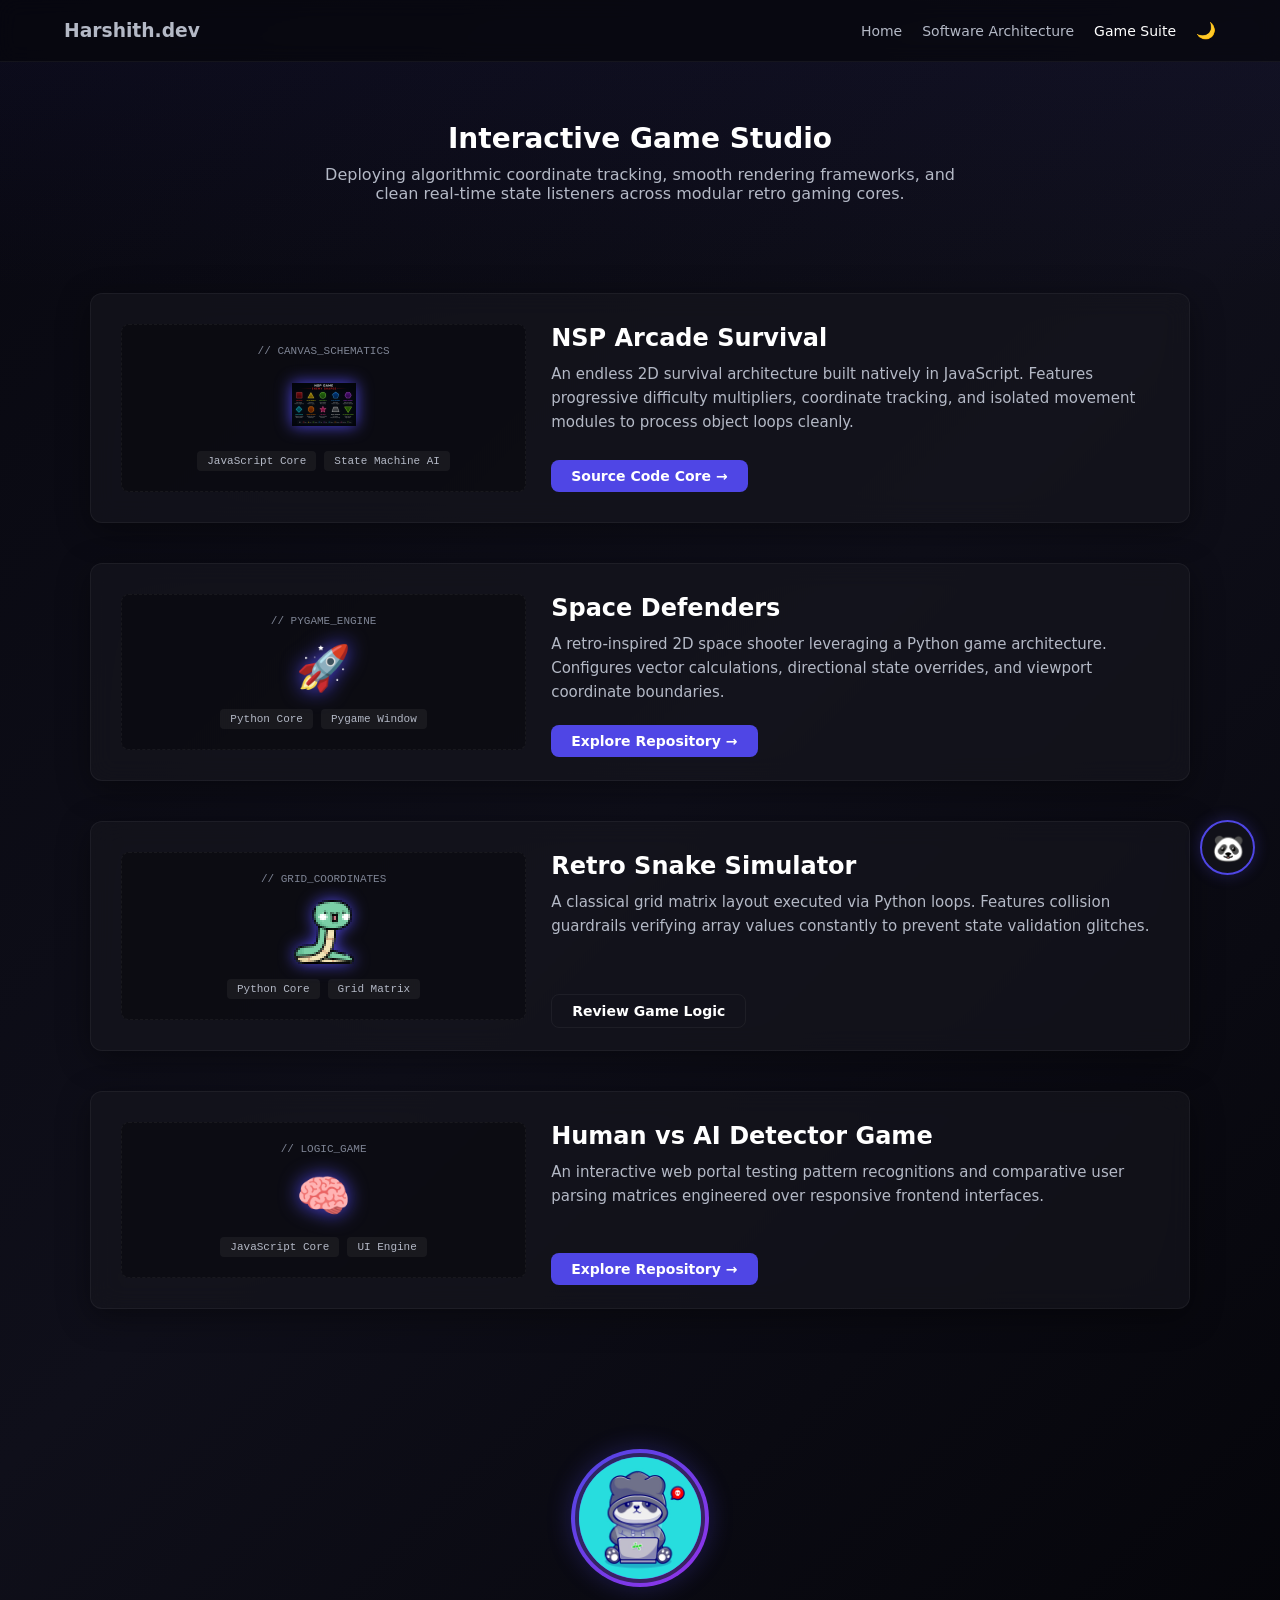
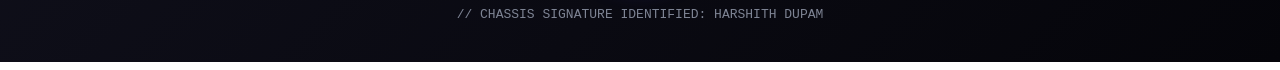
<file: games.html>
<!DOCTYPE html>
<html lang="en">
<head>
    <meta charset="UTF-8">
    <meta name="viewport" content="width=device-width, initial-scale=1.0">
    <title>Harshith Dupam | Game Development Suite</title>
    <link rel="stylesheet" href="style.css">
    <style>
        .arcade-hero {
            text-align: center;
            padding: 60px 10%;
            background: linear-gradient(180deg, rgba(79, 70, 229, 0.05) 0%, transparent 100%);
        }
        .game-showcase-card {
            display: grid;
            grid-template-columns: 1fr;
            gap: 25px;
            padding: 30px;
            margin-bottom: 40px;
        }
        @media (min-width: 768px) {
            .game-showcase-card { grid-template-columns: 1.2fr 1.8fr; }
        }
        .asset-preview-box {
            background: rgba(0, 0, 0, 0.3);
            border: 1px dashed var(--glass-border);
            border-radius: 8px;
            display: flex;
            flex-direction: column;
            align-items: center;
            justify-content: center;
            padding: 20px;
            gap: 15px;
        }
        .asset-thumbnail {
            image-rendering: pixelated;
            filter: drop-shadow(0 0 8px var(--accent-blue));
            transition: transform 0.3s ease;
        }
        .game-showcase-card:hover .asset-thumbnail {
            transform: scale(1.08);
        }
    </style>
</head>
<body>

    <div id="scroll-progress"></div>

    <header class="navbar">
        <h3 class="logo">Harshith.dev</h3>
        <nav class="nav-links">
            <a href="index.html">Home</a>
            <a href="projects.html">Software Architecture</a>
            <a href="games.html" class="active">Game Suite</a>
            <button id="theme-toggle" class="toggle-btn">🌙</button>
        </nav>
    </header>

    <section class="arcade-hero">
        <h1 class="section-title" style="margin-bottom: 10px;">Interactive Game Studio</h1>
        <p style="max-width: 650px; margin: 0 auto 30px auto;">
            Deploying algorithmic coordinate tracking, smooth rendering frameworks, and clean real-time state listeners across modular retro gaming cores.
        </p>
    </section>

    <section class="projects" style="padding-top: 0;">
        <div class="container" style="max-width: 1100px; margin: 0 auto;">
            
            <!-- Game Node: NSP Game Core -->
            <div class="glass-card game-showcase-card">
                <div class="asset-preview-box">
                    <div style="font-size: 11px; color: var(--text-muted); font-family: monospace;">// CANVAS_SCHEMATICS</div>
                    <div style="display: flex; gap: 10px; align-items: center; justify-content: center;">
                        <img src="monster.png" alt="Enemy Engine Sprite" class="asset-thumbnail" style="width: 64px; height: 64px; object-fit: contain;">
                    </div>
                    <div class="project-tags" style="margin: 0; justify-content: center;">
                        <span>JavaScript Core</span>
                        <span>State Machine AI</span>
                    </div>
                </div>
                <div style="display: flex; flex-direction: column; justify-content: space-between;">
                    <div>
                        <h2 style="color: var(--text-primary); margin-bottom: 10px;">NSP Arcade Survival</h2>
                        <p style="margin-bottom: 15px; font-size: 15px; line-height: 1.6;">
                            An endless 2D survival architecture built natively in JavaScript. Features progressive difficulty multipliers, coordinate tracking, and isolated movement modules to process object loops cleanly.
                        </p>
                    </div>
                    <div style="display: flex; gap: 15px; align-items: center; flex-wrap: wrap;">
                        <a href="https://github.com/HarshDev10218/NSP-Game" target="_blank" class="btn-primary" style="padding: 8px 20px; font-size: 14px; text-decoration: none;">Source Code Core &rarr;</a>
                    </div>
                </div>
            </div>

            <!-- Game Node: Space Defenders Pygame -->
            <div class="glass-card game-showcase-card">
                <div class="asset-preview-box">
                    <div style="font-size: 11px; color: var(--text-muted); font-family: monospace;">// PYGAME_ENGINE</div>
                    <div style="font-size: 44px; filter: drop-shadow(0 0 10px var(--accent-blue)); animation: pandaFloat 3s ease-in-out infinite;">🚀</div>
                    <div class="project-tags" style="margin: 0; justify-content: center;">
                        <span>Python Core</span>
                        <span>Pygame Window</span>
                    </div>
                </div>
                <div style="display: flex; flex-direction: column; justify-content: space-between;">
                    <div>
                        <h2 style="color: var(--text-primary); margin-bottom: 10px;">Space Defenders</h2>
                        <p style="margin-bottom: 15px; font-size: 15px; line-height: 1.6;">
                            A retro-inspired 2D space shooter leveraging a Python game architecture. Configures vector calculations, directional state overrides, and viewport coordinate boundaries.
                        </p>
                    </div>
                    <div>
                        <a href="https://github.com/HarshDev10218/Space-defenders-pygame" target="_blank" class="btn-primary" style="padding: 8px 20px; font-size: 14px; text-decoration: none;">Explore Repository &rarr;</a>
                    </div>
                </div>
            </div>

            <!-- Game Node: Retro Snake Simulator -->
            <div class="glass-card game-showcase-card">
                <div class="asset-preview-box">
                    <div style="font-size: 11px; color: var(--text-muted); font-family: monospace;">// GRID_COORDINATES</div>
                    <img src="snake.png" alt="Snake" class="asset-thumbnail" style="width: 64px; height: 64px; object-fit: contain;">
                    <div class="project-tags" style="margin: 0; justify-content: center;">
                        <span>Python Core</span>
                        <span>Grid Matrix</span>
                    </div>
                </div>
                <div style="display: flex; flex-direction: column; justify-content: space-between;">
                    <div>
                        <h2 style="color: var(--text-primary); margin-bottom: 10px;">Retro Snake Simulator</h2>
                        <p style="margin-bottom: 15px; font-size: 15px; line-height: 1.6;">
                            A classical grid matrix layout executed via Python loops. Features collision guardrails verifying array values constantly to prevent state validation glitches.
                        </p>
                    </div>
                    <div>
                        <a href="https://github.com/HarshDev10218/SnakeGame-pygame" target="_blank" class="btn-secondary" style="padding: 8px 20px; font-size: 14px; text-decoration: none;">Review Game Logic</a>
                    </div>
                </div>
            </div>

            <!-- Game Node: Human-vs-AI-Detector-Game -->
            <div class="glass-card game-showcase-card">
                <div class="asset-preview-box">
                    <div style="font-size: 11px; color: var(--text-muted); font-family: monospace;">// LOGIC_GAME</div>
                    <div style="font-size: 44px; filter: drop-shadow(0 0 10px var(--accent-blue));">🧠</div>
                    <div class="project-tags" style="margin: 0; justify-content: center;">
                        <span>JavaScript Core</span>
                        <span>UI Engine</span>
                    </div>
                </div>
                <div style="display: flex; flex-direction: column; justify-content: space-between;">
                    <div>
                        <h2 style="color: var(--text-primary); margin-bottom: 10px;">Human vs AI Detector Game</h2>
                        <p style="margin-bottom: 15px; font-size: 15px; line-height: 1.6;">
                            An interactive web portal testing pattern recognitions and comparative user parsing matrices engineered over responsive frontend interfaces.
                        </p>
                    </div>
                    <div>
                        <a href="https://github.com/HarshDev10218/Human-vs-AI-Detector-Game" target="_blank" class="btn-primary" style="padding: 8px 20px; font-size: 14px; text-decoration: none;">Explore Repository &rarr;</a>
                    </div>
                </div>
            </div>

        </div>
    </section>

    <section class="contact" style="padding: 40px 10%; text-align: center; display: flex; flex-direction: column; align-items: center; justify-content: center;">
        <div class="animated-avatar-wrapper">
            <img src="Panda.jpg" alt="Panda Developer" class="cyber-avatar">
        </div>
        <p style="font-size: 13px; font-family: monospace; color: var(--text-muted); margin-top: 20px;">// CHASSIS SIGNATURE IDENTIFIED: HARSHITH DUPAM</p>
    </section>

    <div class="panda-assistant-container">
        <div class="panda-speech-bubble" id="panda-bubble">
            // CORE_UPLINK_ESTABLISHED
        </div>
        <div class="panda-avatar-trigger" id="panda-avatar" title="Click to ping system assistant">
            🐼
        </div>
    </div>

    <script>
        document.addEventListener("DOMContentLoaded", () => {
            const pandaBubble = document.getElementById("panda-bubble");
            const pandaAvatar = document.getElementById("panda-avatar");

            const pandaQuotes = [
                ">> System status: Nominal. Python algorithms running smooth.",
                ">> Framework check: CBIT 10.0 CGPA layer fully compiled.",
                ">> N//S//P survival vectors initialized. Clear to engage.",
                ">> Checking repository structures... 32 core loops loaded.",
                ">> Space Defenders physics metrics rendering via Pygame scripts.",
                ">> Checking coordinate paths inside the grid matrix."
            ];

            let quoteTimeout;

            function triggerPandaSpeech() {
                clearTimeout(quoteTimeout);
                const randomQuote = pandaQuotes[Math.floor(Math.random() * pandaQuotes.length)];
                pandaBubble.textContent = randomQuote;
                pandaBubble.classList.add("active");

                quoteTimeout = setTimeout(() => {
                    pandaBubble.classList.remove("active");
                }, 4500);
            }

            if (pandaAvatar && pandaBubble) {
                pandaAvatar.addEventListener("click", triggerPandaSpeech);
                setTimeout(() => {
                    pandaBubble.textContent = ">> Uplink complete. Welcome to Harshith's arcade environment.";
                    pandaBubble.classList.add("active");
                    setTimeout(() => pandaBubble.classList.remove("active"), 4000);
                }, 2500);
            }

            const themeToggle = document.getElementById("theme-toggle");
            if (themeToggle) {
                themeToggle.addEventListener("click", () => {
                    document.body.classList.toggle("light-mode");
                    themeToggle.textContent = document.body.classList.contains("light-mode") ? "☀️" : "🌙";
                });
            }
        });

        window.addEventListener("scroll", () => {
            const winScroll = document.body.scrollTop || document.documentElement.scrollTop;
            const height = document.documentElement.scrollHeight - document.documentElement.clientHeight;
            const scrolled = (winScroll / height) * 100;
            const progressBar = document.getElementById("scroll-progress");
            if (progressBar) progressBar.style.width = scrolled + "%";
        });
    </script>
</body>
</html>
</file>
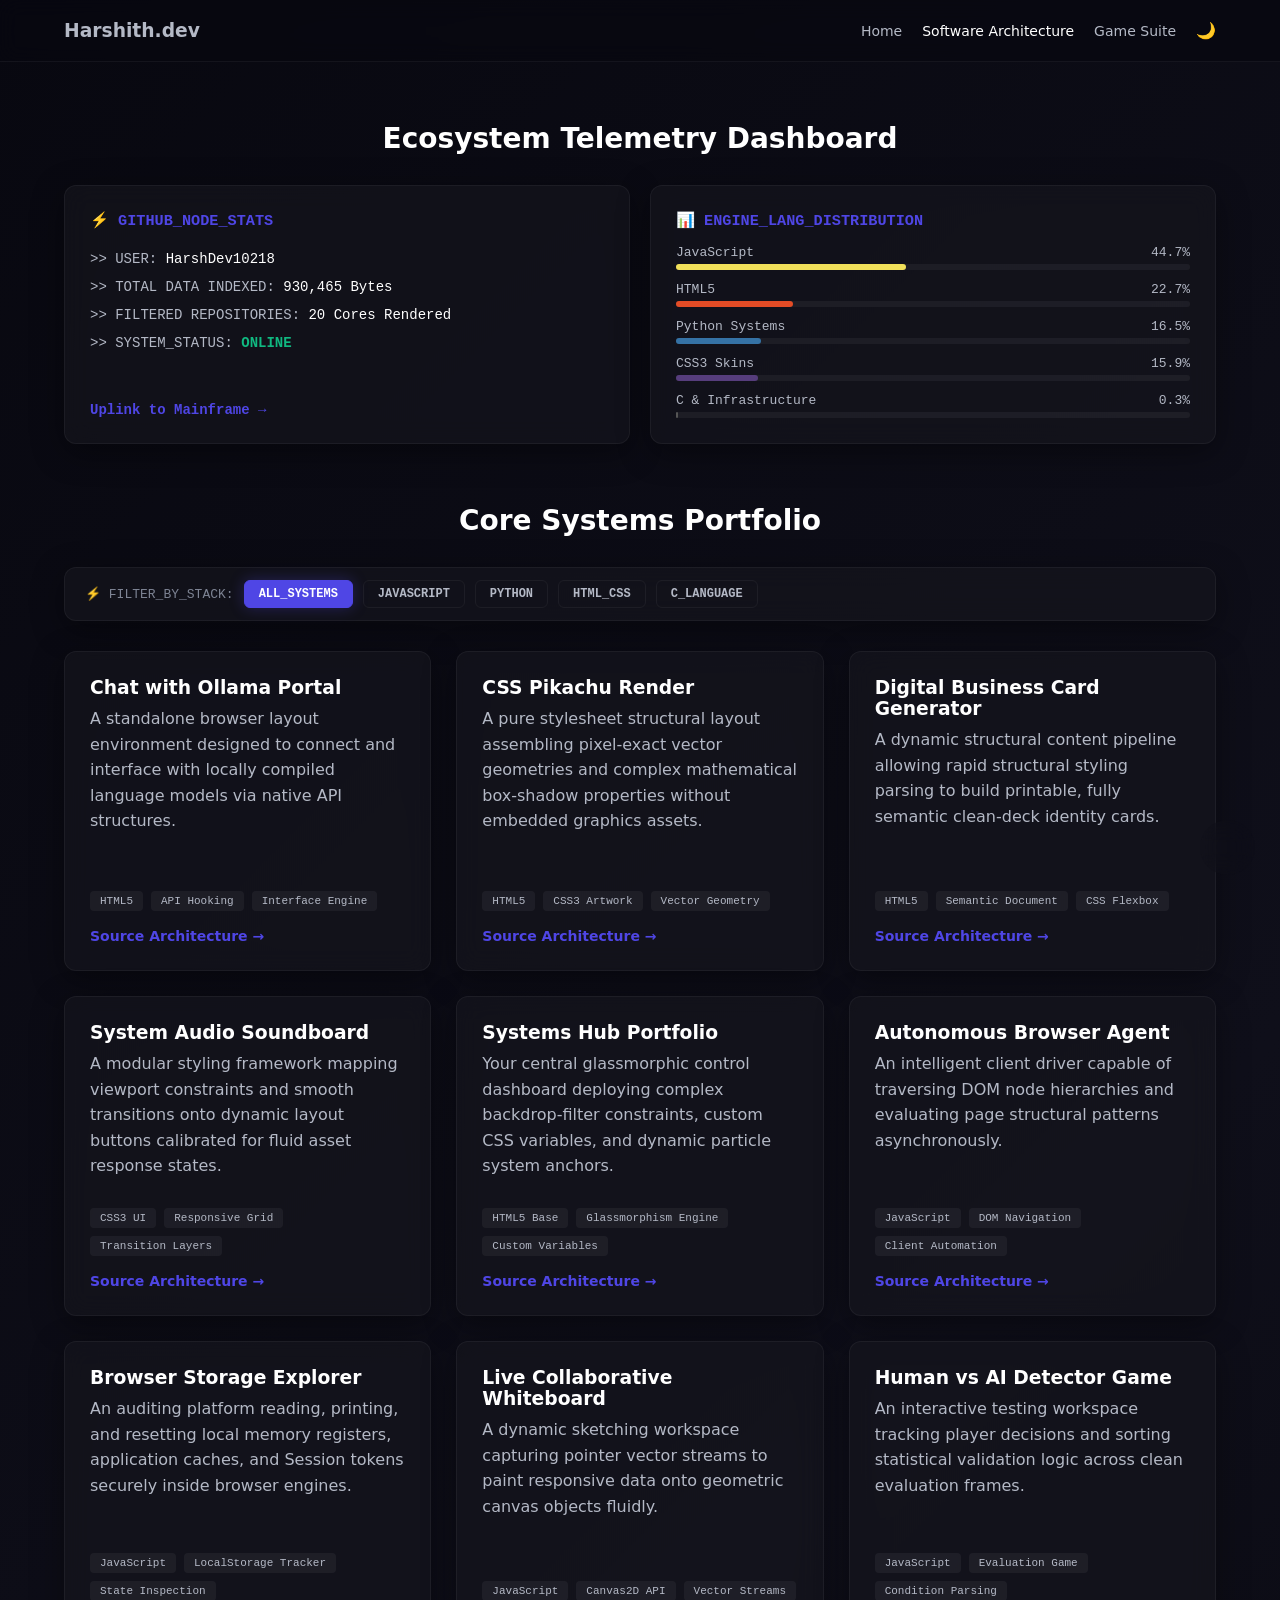
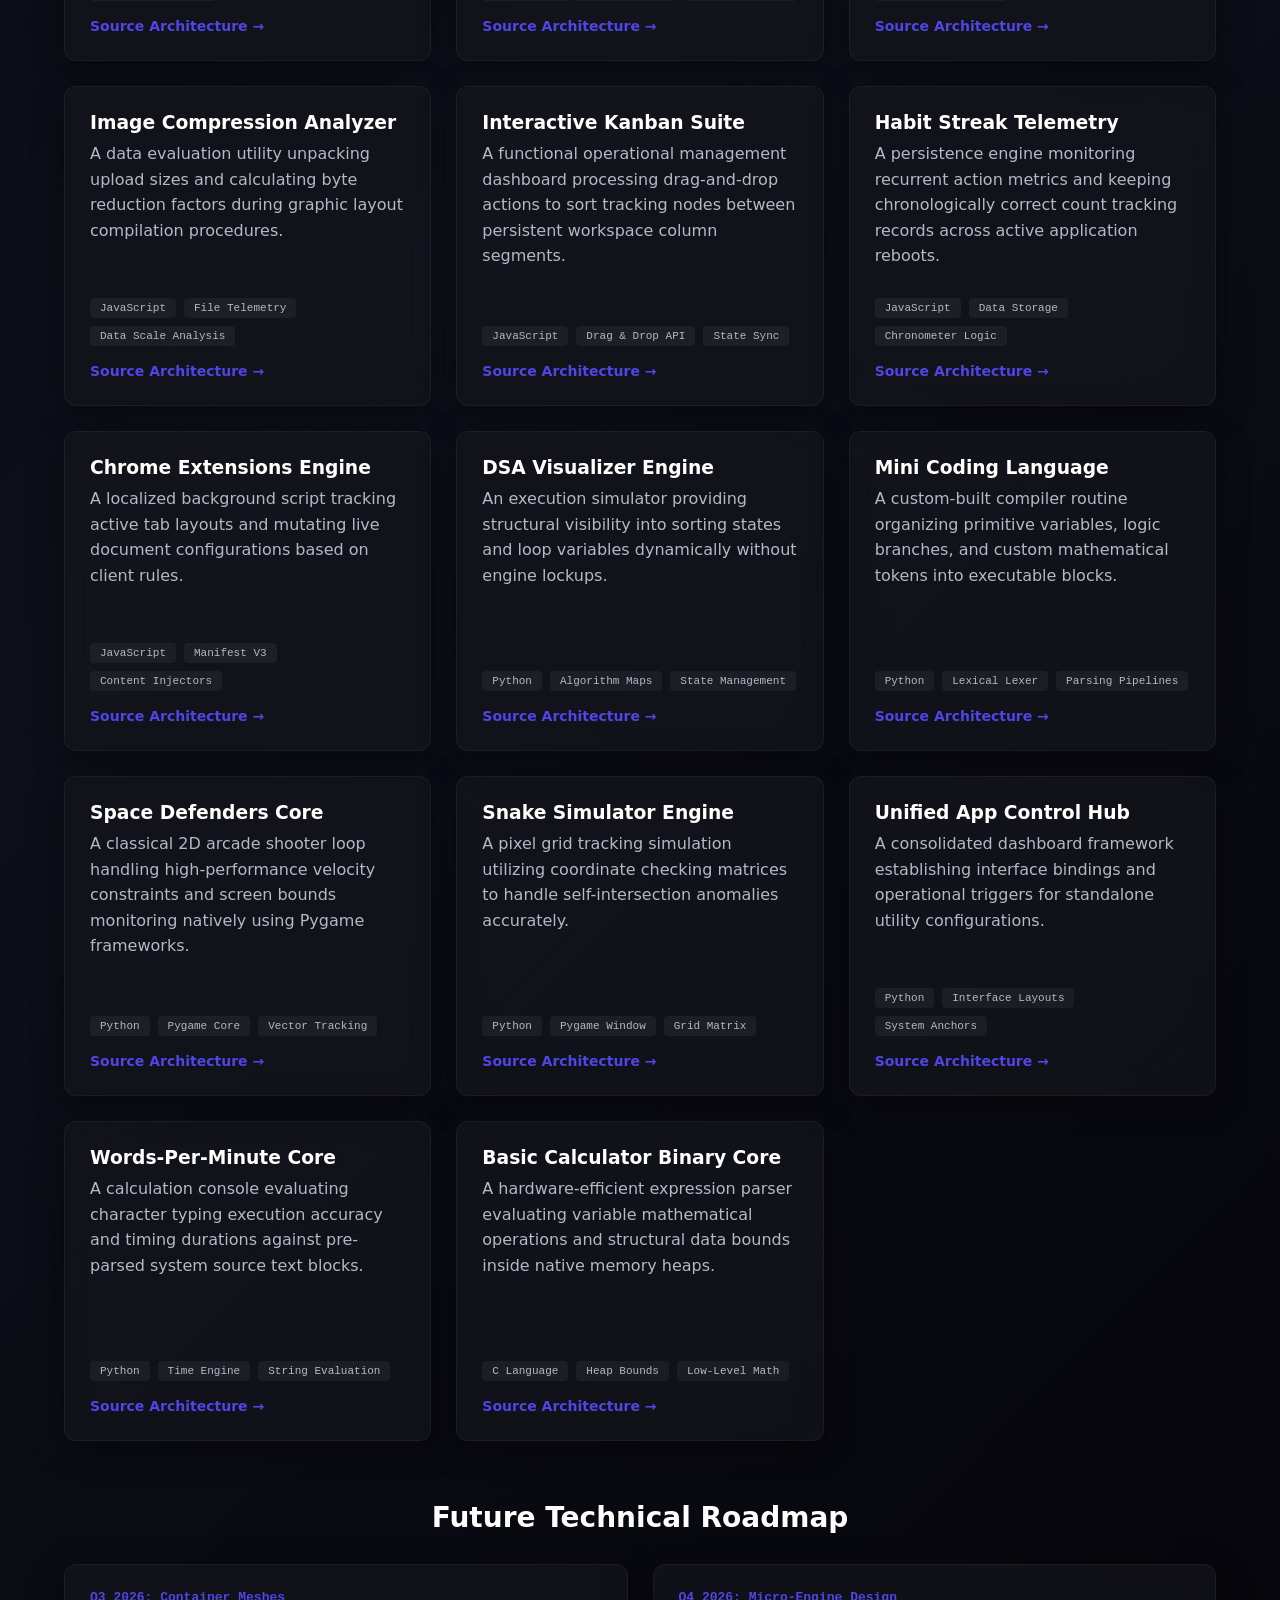
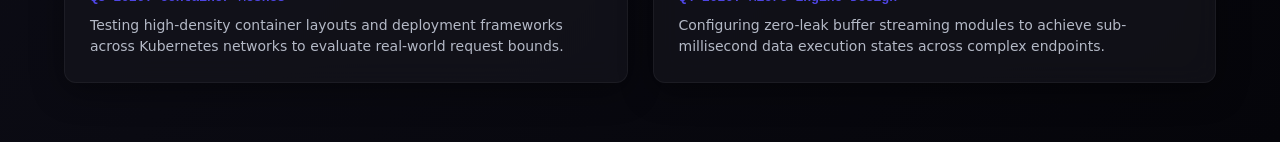
<file: projects.html>
<!DOCTYPE html>
<html lang="en">
<head>
    <meta charset="UTF-8">
    <meta name="viewport" content="width=device-width, initial-scale=1.0">
    <title>Harshith Dupam | Software Hub</title>
    <link rel="stylesheet" href="style.css">
</head>
<body>

    <div id="scroll-progress"></div>

    <header class="navbar">
        <h3 class="logo">Harshith.dev</h3>
        <nav class="nav-links">
            <a href="index.html">Home</a>
            <a href="projects.html" class="active">Software Architecture</a>
            <a href="games.html">Game Suite</a>
            <button id="theme-toggle" class="toggle-btn">🌙</button>
        </nav>
    </header>

    <!-- 📊 LIVE REPOSITORY TELEMETRY DASHBOARD -->
    <section class="projects">
        <h2 class="section-title">Ecosystem Telemetry Dashboard</h2>
        <div class="projects-grid" style="grid-template-columns: repeat(auto-fit, minmax(300px, 1fr)); gap: 20px;">
            
            <!-- Repository Core Framework Stats -->
            <div class="glass-card" style="padding: 25px; font-family: monospace; display: flex; flex-direction: column; justify-content: space-between;">
                <div>
                    <h3 style="color: var(--accent-blue); margin-bottom: 15px;">⚡ GITHUB_NODE_STATS</h3>
                    <ul style="list-style: none; line-height: 2; font-size: 14px;">
                        <li>>> USER: <span style="color: var(--text-primary);">HarshDev10218</span></li>
                        <li>>> TOTAL DATA INDEXED: <span style="color: var(--text-primary);">930,465 Bytes</span></li>
                        <li>>> FILTERED REPOSITORIES: <span style="color: var(--text-primary);">20 Cores Rendered</span></li>
                        <li>>> SYSTEM_STATUS: <span style="color: #10b981; font-weight: bold;">ONLINE</span></li>
                    </ul>
                </div>
                <a href="https://github.com/HarshDev10218" target="_blank" class="project-link" style="margin-top: 15px;">Uplink to Mainframe &rarr;</a>
            </div>

            <!-- Language Allocation Distribution Metrics -->
            <div class="glass-card" style="padding: 25px; font-family: monospace;">
                <h3 style="color: var(--accent-blue); margin-bottom: 15px;">📊 ENGINE_LANG_DISTRIBUTION</h3>
                <div style="display: flex; flex-direction: column; gap: 12px; font-size: 13px;">
                    <div>
                        <div style="display: flex; justify-content: space-between; margin-bottom: 4px;"><span>JavaScript</span><span>44.7%</span></div>
                        <div style="width: 100%; height: 6px; background: rgba(255,255,255,0.05); border-radius: 3px;">
                            <div style="width: 44.7%; height: 100%; background: #f1e05a; border-radius: 3px;"></div>
                        </div>
                    </div>
                    <div>
                        <div style="display: flex; justify-content: space-between; margin-bottom: 4px;"><span>HTML5</span><span>22.7%</span></div>
                        <div style="width: 100%; height: 6px; background: rgba(255,255,255,0.05); border-radius: 3px;">
                            <div style="width: 22.7%; height: 100%; background: #e34c26; border-radius: 3px;"></div>
                        </div>
                    </div>
                    <div>
                        <div style="display: flex; justify-content: space-between; margin-bottom: 4px;"><span>Python Systems</span><span>16.5%</span></div>
                        <div style="width: 100%; height: 6px; background: rgba(255,255,255,0.05); border-radius: 3px;">
                            <div style="width: 16.5%; height: 100%; background: #3572A5; border-radius: 3px;"></div>
                        </div>
                    </div>
                    <div>
                        <div style="display: flex; justify-content: space-between; margin-bottom: 4px;"><span>CSS3 Skins</span><span>15.9%</span></div>
                        <div style="width: 100%; height: 6px; background: rgba(255,255,255,0.05); border-radius: 3px;">
                            <div style="width: 15.9%; height: 100%; background: #563d7c; border-radius: 3px;"></div>
                        </div>
                    </div>
                    <div>
                        <div style="display: flex; justify-content: space-between; margin-bottom: 4px;"><span>C & Infrastructure</span><span>0.3%</span></div>
                        <div style="width: 100%; height: 6px; background: rgba(255,255,255,0.05); border-radius: 3px;">
                            <div style="width: 0.3%; height: 100%; background: #555555; border-radius: 3px;"></div>
                        </div>
                    </div>
                </div>
            </div>

        </div>
    </section>

    <!-- 🎯 SYSTEM INTERACTIVE PROJECTS LAYER -->
    <section class="projects" style="padding-top: 0;">
        <h2 class="section-title">Core Systems Portfolio</h2>
        
        <!-- Aligned Filter Deck Controls -->
        <div class="filter-container glass-card" style="padding: 12px 20px; margin-bottom: 30px; display: flex; flex-wrap: wrap; gap: 10px; align-items: center;">
            <span style="font-family: monospace; font-size: 13px; color: var(--text-muted); font-family: monospace;">⚡ FILTER_BY_STACK:</span>
            <button class="filter-btn active" data-filter="all">ALL_SYSTEMS</button>
            <button class="filter-btn" data-filter="javascript">JAVASCRIPT</button>
            <button class="filter-btn" data-filter="python">PYTHON</button>
            <button class="filter-btn" data-filter="html-css">HTML_CSS</button>
            <button class="filter-btn" data-filter="c-language">C_LANGUAGE</button>
        </div>

        <!-- Portfolio Execution Grid (20 Verified Repositories) -->
        <div class="projects-grid" id="portfolio-grid">
            
            <!-- 1. Chatwithollama -->
            <div class="project-card glass-card" data-tags="html-css">
                <div>
                    <h3 style="color: var(--text-primary);">Chat with Ollama Portal</h3>
                    <p style="line-height: 1.6; margin-top: 8px;">A standalone browser layout environment designed to connect and interface with locally compiled language models via native API structures.</p>
                </div>
                <div>
                    <div class="project-tags">
                        <span>HTML5</span>
                        <span>API Hooking</span>
                        <span>Interface Engine</span>
                    </div>
                    <a href="https://github.com/HarshDev10218/Chatwithollama" target="_blank" class="project-link">Source Architecture &rarr;</a>
                </div>
            </div>

            <!-- 2. CSS-PIKACHU -->
            <div class="project-card glass-card" data-tags="html-css">
                <div>
                    <h3 style="color: var(--text-primary);">CSS Pikachu Render</h3>
                    <p style="line-height: 1.6; margin-top: 8px;">A pure stylesheet structural layout assembling pixel-exact vector geometries and complex mathematical box-shadow properties without embedded graphics assets.</p>
                </div>
                <div>
                    <div class="project-tags">
                        <span>HTML5</span>
                        <span>CSS3 Artwork</span>
                        <span>Vector Geometry</span>
                    </div>
                    <a href="https://github.com/HarshDev10218/CSS-PIKACHU" target="_blank" class="project-link">Source Architecture &rarr;</a>
                </div>
            </div>

            <!-- 3. Digital-Business-Card-Generator -->
            <div class="project-card glass-card" data-tags="html-css">
                <div>
                    <h3 style="color: var(--text-primary);">Digital Business Card Generator</h3>
                    <p style="line-height: 1.6; margin-top: 8px;">A dynamic structural content pipeline allowing rapid structural styling parsing to build printable, fully semantic clean-deck identity cards.</p>
                </div>
                <div>
                    <div class="project-tags">
                        <span>HTML5</span>
                        <span>Semantic Document</span>
                        <span>CSS Flexbox</span>
                    </div>
                    <a href="https://github.com/HarshDev10218/Digital-Business-Card-Generator" target="_blank" class="project-link">Source Architecture &rarr;</a>
                </div>
            </div>

            <!-- 4. Soundboard -->
            <div class="project-card glass-card" data-tags="html-css">
                <div>
                    <h3 style="color: var(--text-primary);">System Audio Soundboard</h3>
                    <p style="line-height: 1.6; margin-top: 8px;">A modular styling framework mapping viewport constraints and smooth transitions onto dynamic layout buttons calibrated for fluid asset response states.</p>
                </div>
                <div>
                    <div class="project-tags">
                        <span>CSS3 UI</span>
                        <span>Responsive Grid</span>
                        <span>Transition Layers</span>
                    </div>
                    <a href="https://github.com/HarshDev10218/Soundboard" target="_blank" class="project-link">Source Architecture &rarr;</a>
                </div>
            </div>

            <!-- 5. portfolio -->
            <div class="project-card glass-card" data-tags="html-css">
                <div>
                    <h3 style="color: var(--text-primary);">Systems Hub Portfolio</h3>
                    <p style="line-height: 1.6; margin-top: 8px;">Your central glassmorphic control dashboard deploying complex backdrop-filter constraints, custom CSS variables, and dynamic particle system anchors.</p>
                </div>
                <div>
                    <div class="project-tags">
                        <span>HTML5 Base</span>
                        <span>Glassmorphism Engine</span>
                        <span>Custom Variables</span>
                    </div>
                    <a href="https://github.com/HarshDev10218/portfolio" target="_blank" class="project-link">Source Architecture &rarr;</a>
                </div>
            </div>

            <!-- 6. Autonomous-Browser-Agent -->
            <div class="project-card glass-card" data-tags="javascript">
                <div>
                    <h3 style="color: var(--text-primary);">Autonomous Browser Agent</h3>
                    <p style="line-height: 1.6; margin-top: 8px;">An intelligent client driver capable of traversing DOM node hierarchies and evaluating page structural patterns asynchronously.</p>
                </div>
                <div>
                    <div class="project-tags">
                        <span>JavaScript</span>
                        <span>DOM Navigation</span>
                        <span>Client Automation</span>
                    </div>
                    <a href="https://github.com/HarshDev10218/Autonomous-Browser-Agent" target="_blank" class="project-link">Source Architecture &rarr;</a>
                </div>
            </div>

            <!-- 7. Browser-Storage-Explorer -->
            <div class="project-card glass-card" data-tags="javascript">
                <div>
                    <h3 style="color: var(--text-primary);">Browser Storage Explorer</h3>
                    <p style="line-height: 1.6; margin-top: 8px;">An auditing platform reading, printing, and resetting local memory registers, application caches, and Session tokens securely inside browser engines.</p>
                </div>
                <div>
                    <div class="project-tags">
                        <span>JavaScript</span>
                        <span>LocalStorage Tracker</span>
                        <span>State Inspection</span>
                    </div>
                    <a href="https://github.com/HarshDev10218/Browser-Storage-Explorer" target="_blank" class="project-link">Source Architecture &rarr;</a>
                </div>
            </div>

            <!-- 8. Live-Collaborative-White-Board -->
            <div class="project-card glass-card" data-tags="javascript">
                <div>
                    <h3 style="color: var(--text-primary);">Live Collaborative Whiteboard</h3>
                    <p style="line-height: 1.6; margin-top: 8px;">A dynamic sketching workspace capturing pointer vector streams to paint responsive data onto geometric canvas objects fluidly.</p>
                </div>
                <div>
                    <div class="project-tags">
                        <span>JavaScript</span>
                        <span>Canvas2D API</span>
                        <span>Vector Streams</span>
                    </div>
                    <a href="https://github.com/HarshDev10218/Live-Collaborative-White-Board" target="_blank" class="project-link">Source Architecture &rarr;</a>
                </div>
            </div>

            <!-- 9. Human-vs-AI-Detector-Game -->
            <div class="project-card glass-card" data-tags="javascript">
                <div>
                    <h3 style="color: var(--text-primary);">Human vs AI Detector Game</h3>
                    <p style="line-height: 1.6; margin-top: 8px;">An interactive testing workspace tracking player decisions and sorting statistical validation logic across clean evaluation frames.</p>
                </div>
                <div>
                    <div class="project-tags">
                        <span>JavaScript</span>
                        <span>Evaluation Game</span>
                        <span>Condition Parsing</span>
                    </div>
                    <a href="https://github.com/HarshDev10218/Human-vs-AI-Detector-Game" target="_blank" class="project-link">Source Architecture &rarr;</a>
                </div>
            </div>

            <!-- 10. Image-Compression-Analyzer -->
            <div class="project-card glass-card" data-tags="javascript">
                <div>
                    <h3 style="color: var(--text-primary);">Image Compression Analyzer</h3>
                    <p style="line-height: 1.6; margin-top: 8px;">A data evaluation utility unpacking upload sizes and calculating byte reduction factors during graphic layout compilation procedures.</p>
                </div>
                <div>
                    <div class="project-tags">
                        <span>JavaScript</span>
                        <span>File Telemetry</span>
                        <span>Data Scale Analysis</span>
                    </div>
                    <a href="https://github.com/HarshDev10218/Image-Compression-Analyzer" target="_blank" class="project-link">Source Architecture &rarr;</a>
                </div>
            </div>

            <!-- 11. Kanban-Board -->
            <div class="project-card glass-card" data-tags="javascript">
                <div>
                    <h3 style="color: var(--text-primary);">Interactive Kanban Suite</h3>
                    <p style="line-height: 1.6; margin-top: 8px;">A functional operational management dashboard processing drag-and-drop actions to sort tracking nodes between persistent workspace column segments.</p>
                </div>
                <div>
                    <div class="project-tags">
                        <span>JavaScript</span>
                        <span>Drag & Drop API</span>
                        <span>State Sync</span>
                    </div>
                    <a href="https://github.com/HarshDev10218/Kanban-Board" target="_blank" class="project-link">Source Architecture &rarr;</a>
                </div>
            </div>

            <!-- 12. Habit-Streak-Tracker -->
            <div class="project-card glass-card" data-tags="javascript">
                <div>
                    <h3 style="color: var(--text-primary);">Habit Streak Telemetry</h3>
                    <p style="line-height: 1.6; margin-top: 8px;">A persistence engine monitoring recurrent action metrics and keeping chronologically correct count tracking records across active application reboots.</p>
                </div>
                <div>
                    <div class="project-tags">
                        <span>JavaScript</span>
                        <span>Data Storage</span>
                        <span>Chronometer Logic</span>
                    </div>
                    <a href="https://github.com/HarshDev10218/Habit-Streak-Tracker" target="_blank" class="project-link">Source Architecture &rarr;</a>
                </div>
            </div>

            <!-- 13. My_First_Chrome_Extension -->
            <div class="project-card glass-card" data-tags="javascript">
                <div>
                    <h3 style="color: var(--text-primary);">Chrome Extensions Engine</h3>
                    <p style="line-height: 1.6; margin-top: 8px;">A localized background script tracking active tab layouts and mutating live document configurations based on client rules.</p>
                </div>
                <div>
                    <div class="project-tags">
                        <span>JavaScript</span>
                        <span>Manifest V3</span>
                        <span>Content Injectors</span>
                    </div>
                    <a href="https://github.com/HarshDev10218/My_First_Chrome_Extension" target="_blank" class="project-link">Source Architecture &rarr;</a>
                </div>
            </div>

            <!-- 14. DSA-Visualization -->
            <div class="project-card glass-card" data-tags="python">
                <div>
                    <h3 style="color: var(--text-primary);">DSA Visualizer Engine</h3>
                    <p style="line-height: 1.6; margin-top: 8px;">An execution simulator providing structural visibility into sorting states and loop variables dynamically without engine lockups.</p>
                </div>
                <div>
                    <div class="project-tags">
                        <span>Python</span>
                        <span>Algorithm Maps</span>
                        <span>State Management</span>
                    </div>
                    <a href="https://github.com/HarshDev10218/DSA-Visualization" target="_blank" class="project-link">Source Architecture &rarr;</a>
                </div>
            </div>

            <!-- 15. Mini-Coding-language -->
            <div class="project-card glass-card" data-tags="python">
                <div>
                    <h3 style="color: var(--text-primary);">Mini Coding Language</h3>
                    <p style="line-height: 1.6; margin-top: 8px;">A custom-built compiler routine organizing primitive variables, logic branches, and custom mathematical tokens into executable blocks.</p>
                </div>
                <div>
                    <div class="project-tags">
                        <span>Python</span>
                        <span>Lexical Lexer</span>
                        <span>Parsing Pipelines</span>
                    </div>
                    <a href="https://github.com/HarshDev10218/Mini-Coding-language" target="_blank" class="project-link">Source Architecture &rarr;</a>
                </div>
            </div>

            <!-- 16. Space-defenders-pygame -->
            <div class="project-card glass-card" data-tags="python">
                <div>
                    <h3 style="color: var(--text-primary);">Space Defenders Core</h3>
                    <p style="line-height: 1.6; margin-top: 8px;">A classical 2D arcade shooter loop handling high-performance velocity constraints and screen bounds monitoring natively using Pygame frameworks.</p>
                </div>
                <div>
                    <div class="project-tags">
                        <span>Python</span>
                        <span>Pygame Core</span>
                        <span>Vector Tracking</span>
                    </div>
                    <a href="https://github.com/HarshDev10218/Space-defenders-pygame" target="_blank" class="project-link">Source Architecture &rarr;</a>
                </div>
            </div>

            <!-- 17. SnakeGame-pygame -->
            <div class="project-card glass-card" data-tags="python">
                <div>
                    <h3 style="color: var(--text-primary);">Snake Simulator Engine</h3>
                    <p style="line-height: 1.6; margin-top: 8px;">A pixel grid tracking simulation utilizing coordinate checking matrices to handle self-intersection anomalies accurately.</p>
                </div>
                <div>
                    <div class="project-tags">
                        <span>Python</span>
                        <span>Pygame Window</span>
                        <span>Grid Matrix</span>
                    </div>
                    <a href="https://github.com/HarshDev10218/SnakeGame-pygame" target="_blank" class="project-link">Source Architecture &rarr;</a>
                </div>
            </div>

            <!-- 18. APP_HUB -->
            <div class="project-card glass-card" data-tags="python">
                <div>
                    <h3 style="color: var(--text-primary);">Unified App Control Hub</h3>
                    <p style="line-height: 1.6; margin-top: 8px;">A consolidated dashboard framework establishing interface bindings and operational triggers for standalone utility configurations.</p>
                </div>
                <div>
                    <div class="project-tags">
                        <span>Python</span>
                        <span>Interface Layouts</span>
                        <span>System Anchors</span>
                    </div>
                    <a href="https://github.com/HarshDev10218/APP_HUB" target="_blank" class="project-link">Source Architecture &rarr;</a>
                </div>
            </div>

            <!-- 19. WPM-Test -->
            <div class="project-card glass-card" data-tags="python">
                <div>
                    <h3 style="color: var(--text-primary);">Words-Per-Minute Core</h3>
                    <p style="line-height: 1.6; margin-top: 8px;">A calculation console evaluating character typing execution accuracy and timing durations against pre-parsed system source text blocks.</p>
                </div>
                <div>
                    <div class="project-tags">
                        <span>Python</span>
                        <span>Time Engine</span>
                        <span>String Evaluation</span>
                    </div>
                    <a href="https://github.com/HarshDev10218/WPM-Test" target="_blank" class="project-link">Source Architecture &rarr;</a>
                </div>
            </div>

            <!-- 20. BasicCalculator-c -->
            <div class="project-card glass-card" data-tags="c-language">
                <div>
                    <h3 style="color: var(--text-primary);">Basic Calculator Binary Core</h3>
                    <p style="line-height: 1.6; margin-top: 8px;">A hardware-efficient expression parser evaluating variable mathematical operations and structural data bounds inside native memory heaps.</p>
                </div>
                <div>
                    <div class="project-tags">
                        <span>C Language</span>
                        <span>Heap Bounds</span>
                        <span>Low-Level Math</span>
                    </div>
                    <a href="https://github.com/HarshDev10218/BasicCalculator-c" target="_blank" class="project-link">Source Architecture &rarr;</a>
                </div>
            </div>

        </div>
    </section>

    <!-- FUTURE ARCHITECTURE ROADMAP -->
    <section class="projects" style="padding-top: 0;">
        <h2 class="section-title">Future Technical Roadmap</h2>
        <div class="projects-grid" style="grid-template-columns: repeat(auto-fit, minmax(250px, 1fr));">
            <div class="glass-card" style="padding: 25px;">
                <h4 style="color: var(--accent-blue); margin-bottom: 10px; font-family: monospace;">Q3 2026: Container Meshes</h4>
                <p style="font-size: 14px; line-height: 1.5;">Testing high-density container layouts and deployment frameworks across Kubernetes networks to evaluate real-world request bounds.</p>
            </div>
            <div class="glass-card" style="padding: 25px;">
                <h4 style="color: var(--accent-blue); margin-bottom: 10px; font-family: monospace;">Q4 2026: Micro-Engine Design</h4>
                <p style="font-size: 14px; line-height: 1.5;">Configuring zero-leak buffer streaming modules to achieve sub-millisecond data execution states across complex endpoints.</p>
            </div>
        </div>
    </section>

    <!-- ==================== LIVE CYBER-PANDA ASSISTANT WIDGET ==================== -->
    <div class="panda-assistant-container">
        <div class="panda-speech-bubble" id="panda-bubble">
            // CORE_UPLINK_ESTABLISHED
        </div>
        <div class="panda-avatar-trigger" id="panda-avatar" title="Click to ping system assistant">
            🐼
        </div>
    </div>

    <script>
        document.addEventListener("DOMContentLoaded", () => {
            
            // --- 1. DYNAMIC SYSTEM SORTING / FILTER MATRIX CONTROLLER ---
            const filterButtons = document.querySelectorAll('.filter-btn');
            const projectCards = document.querySelectorAll('#portfolio-grid .project-card');

            filterButtons.forEach(btn => {
                btn.addEventListener('click', () => {
                    document.querySelector('.filter-btn.active').classList.remove('active');
                    btn.classList.add('active');

                    const targetedFilter = btn.getAttribute('data-filter');

                    projectCards.forEach(card => {
                        const cardTags = card.getAttribute('data-tags').split(' ');
                        if (targetedFilter === 'all' || cardTags.includes(targetedFilter)) {
                            card.classList.remove('hidden');
                        } else {
                            card.classList.add('hidden');
                        }
                    });
                });
            });

            // --- 2. LIVE FLOATING PANDA ASSISTANT CONTROLLER ---
            const pandaBubble = document.getElementById("panda-bubble");
            const pandaAvatar = document.getElementById("panda-avatar");

            const pandaQuotes = [
                ">> System status: Nominal. Python algorithms running smooth.",
                ">> Framework check: CBIT 10.0 CGPA layer fully compiled.",
                ">> N//S//P survival vectors initialized. Clear to engage.",
                ">> Telemetry check: HTML/CSS design skins fully verified.",
                ">> Reviewing live whiteboard canvas coordination paths.",
                ">> Parsing language scripts inside the Mini Compiler deck.",
                ">> Space Defenders engine tracking coordinates successfully."
            ];

            let quoteTimeout;

            function triggerPandaSpeech() {
                clearTimeout(quoteTimeout);
                const randomQuote = pandaQuotes[Math.floor(Math.random() * pandaQuotes.length)];
                pandaBubble.textContent = randomQuote;
                pandaBubble.classList.add("active");

                quoteTimeout = setTimeout(() => {
                    pandaBubble.classList.remove("active");
                }, 4500);
            }

            if (pandaAvatar && pandaBubble) {
                pandaAvatar.addEventListener("click", triggerPandaSpeech);
                setTimeout(() => {
                    pandaBubble.textContent = ">> Uplink complete. 20 production repository modules loaded.";
                    pandaBubble.classList.add("active");
                    setTimeout(() => pandaBubble.classList.remove("active"), 4000);
                }, 2500);
            }

            const themeToggle = document.getElementById("theme-toggle");
            if (themeToggle) {
                themeToggle.addEventListener("click", () => {
                    document.body.classList.toggle("light-mode");
                    themeToggle.textContent = document.body.classList.contains("light-mode") ? "☀️" : "🌙";
                });
            }
        });

        window.addEventListener("scroll", () => {
            const winScroll = document.body.scrollTop || document.documentElement.scrollTop;
            const height = document.documentElement.scrollHeight - document.documentElement.clientHeight;
            const scrolled = (winScroll / height) * 100;
            const progressBar = document.getElementById("scroll-progress");
            if (progressBar) progressBar.style.width = scrolled + "%";
        });
    </script>
</body>
</html>
</file>
<file: style.css>
/* ==========================================
   1. RESET & ADVANCED GLASSMORPHISM ENGINE 
   ========================================== */
* {
    margin: 0;
    padding: 0;
    box-sizing: border-box;
}

:root {
    --bg-gradient: linear-gradient(135deg, #080810 0%, #0F0F1A 50%, #05050A 100%);
    --card-bg: rgba(22, 22, 30, 0.65);
    --glass-border: rgba(255, 255, 255, 0.05);
    --glass-shadow: rgba(0, 0, 0, 0.4);
    --text-primary: #FFFFFF;
    --text-secondary: #B4B9C6;
    --text-muted: #7E8494;
    --accent-blue: #4F46E5;
    --accent-glow: rgba(79, 70, 229, 0.3);
    --backdrop-blur: blur(12px);
}

body.light-mode {
    --bg-gradient: linear-gradient(135deg, #F3F4F6 0%, #E5E7EB 100%);
    --card-bg: rgba(255, 255, 255, 0.7);
    --glass-border: rgba(0, 0, 0, 0.06);
    --glass-shadow: rgba(31, 41, 55, 0.05);
    --text-primary: #111827;
    --text-secondary: #4B5563;
    --text-muted: #6B7280;
    --accent-blue: #2563EB;
    --accent-glow: rgba(37, 99, 235, 0.15);
    --backdrop-blur: blur(12px);
}

body {
    background: var(--bg-gradient);
    color: var(--text-secondary);
    font-family: 'Inter', system-ui, -apple-system, sans-serif;
    scroll-behavior: smooth;
    transition: background 0.4s ease, color 0.4s ease;
    overflow-x: hidden;
    min-height: 100vh;
}

/* 📈 SYSTEM INTERACTION LAYOUTS */
#scroll-progress {
    position: fixed;
    top: 0;
    left: 0;
    height: 4px;
    background: linear-gradient(90deg, var(--accent-blue), #9333EA);
    width: 0%;
    z-index: 1000;
}

.navbar {
    display: flex;
    justify-content: space-between;
    align-items: center;
    padding: 20px max(5%, 20px);
    background: rgba(8, 8, 16, 0.6);
    backdrop-filter: blur(10px);
    position: sticky;
    top: 0;
    width: 100%;
    z-index: 900;
    border-bottom: 1px solid var(--glass-border);
}

.nav-links {
    display: flex;
    align-items: center;
    gap: 20px;
}

.nav-links a {
    color: var(--text-secondary);
    text-decoration: none;
    font-size: 14px;
    font-weight: 500;
    transition: color 0.2s;
}

.nav-links a.active, .nav-links a:hover {
    color: var(--text-primary);
}

.toggle-btn {
    background: none;
    border: none;
    cursor: pointer;
    font-size: 16px;
}

/* 🚀 HERO SCREEN SPECIFICATIONS */
.hero {
    min-height: 65vh;
    display: flex;
    align-items: center;
    justify-content: center;
    text-align: center;
    padding: 40px max(5%, 20px);
}

.hero-content h1 {
    font-size: clamp(32px, 5vw, 56px);
    color: var(--text-primary);
    margin-bottom: 10px;
}

.highlight {
    color: var(--accent-blue);
}

.hero-content p {
    max-width: 600px;
    margin: 20px auto 30px auto;
    font-size: clamp(15px, 2.5vw, 18px);
    line-height: 1.6;
}

.hero-buttons {
    display: flex;
    gap: 15px;
    justify-content: center;
    flex-wrap: wrap;
}

.btn-primary, .btn-secondary {
    padding: 12px 28px;
    border-radius: 8px;
    font-weight: 600;
    text-decoration: none;
    font-size: 15px;
    transition: all 0.2s;
}

.btn-primary {
    background: var(--accent-blue);
    color: #fff;
    border: none;
}

.btn-primary:hover {
    box-shadow: 0 0 20px var(--accent-glow);
    transform: translateY(-2px);
}

.btn-secondary {
    background: transparent;
    color: var(--text-primary);
    border: 1px solid var(--glass-border);
}

.btn-secondary:hover {
    background: rgba(255, 255, 255, 0.05);
}

/* 🛠️ CARD & GRID PATTERNS */
.section-title {
    font-size: 28px;
    color: var(--text-primary);
    margin-bottom: 30px;
    text-align: center;
}

.projects {
    padding: 60px max(5%, 20px);
}

.projects-grid {
    display: grid;
    grid-template-columns: repeat(auto-fit, minmax(280px, 1fr));
    gap: 25px;
}

.glass-card {
    background: var(--card-bg);
    backdrop-filter: var(--backdrop-blur);
    -webkit-backdrop-filter: var(--backdrop-blur);
    border: 1px solid var(--glass-border);
    box-shadow: 0 8px 32px 0 var(--glass-shadow);
    border-radius: 12px;
    transition: transform 0.3s cubic-bezier(0.25, 0.8, 0.25, 1), border-color 0.3s ease, box-shadow 0.3s ease;
}

.glass-card:hover {
    transform: translateY(-5px);
    border-color: var(--accent-blue);
    box-shadow: 0 12px 40px var(--accent-glow);
}

.project-card {
    display: flex;
    flex-direction: column;
    justify-content: space-between;
    padding: 25px;
    min-height: 320px;
}

.project-tags {
    display: flex;
    flex-wrap: wrap;
    gap: 8px;
    margin: 15px 0;
}

.project-tags span {
    background: rgba(255,255,255,0.05);
    padding: 4px 10px;
    border-radius: 4px;
    font-size: 11px;
    font-family: monospace;
    color: var(--text-secondary);
}

.project-link {
    color: var(--accent-blue);
    text-decoration: none;
    font-size: 14px;
    font-weight: 600;
}

/* 📊 METRICS & OBJECTIVES DISPLAY */
.about { padding: 60px max(5%, 20px); }
.about-layout {
    display: flex;
    flex-direction: column;
    gap: 30px;
}
@media(min-width: 768px) { 
    .about-layout { flex-direction: row; } 
    .about-text { flex: 1; } 
    .about-metrics { flex: 1; } 
}
.about-metrics { display: grid; grid-template-columns: repeat(auto-fit, minmax(140px, 1fr)); gap: 15px; }
.metric-card { padding: 20px; text-align: center; }
.metric-num { display: block; font-size: 32px; font-weight: 700; color: var(--text-primary); margin-bottom: 5px; }
.metric-label { font-size: 12px; color: var(--text-muted); }

/* ==========================================
   X. INTERACTIVE CHRONOLOGICAL TIMELINE
   ========================================== */
.timeline-container { position: relative; max-width: 800px; margin: 0 auto; padding: 20px 0; }
.timeline-container::after { content: ''; position: absolute; width: 2px; background: linear-gradient(180deg, var(--accent-blue) 0%, #9333EA 100%); top: 0; bottom: 0; left: 20px; margin-left: -1px; }
.timeline-item { position: relative; margin-bottom: 35px; padding-left: 50px; }
.timeline-dot { position: absolute; width: 14px; height: 14px; background: #080810; border: 3px solid var(--accent-blue); border-radius: 50%; left: 20px; top: 24px; margin-left: -7px; z-index: 2; box-shadow: 0 0 10px var(--accent-blue); transition: all 0.3s; }
.timeline-item:hover .timeline-dot { background: #9333EA; border-color: #9333EA; box-shadow: 0 0 14px #9333EA; }
.timeline-content { padding: 24px; position: relative; }
.timeline-date { display: inline-block; font-family: monospace; font-size: 13px; color: var(--accent-blue); font-weight: bold; margin-bottom: 6px; }
.timeline-content h3 { font-size: 19px; margin-bottom: 4px; color: var(--text-primary); }
.timeline-content h4 { font-size: 14px; color: var(--text-muted); font-weight: 500; margin-bottom: 12px; }

@media (min-width: 768px) {
    .timeline-container::after { left: 50%; }
    .timeline-item { width: 50%; padding-left: 0; }
    .timeline-item:nth-child(even) { left: 50%; padding-left: 30px; }
    .timeline-item:nth-child(odd) { left: 0; padding-right: 30px; text-align: right; }
    .timeline-item:nth-child(even) .timeline-dot { left: 0; }
    .timeline-item:nth-child(odd) .timeline-dot { left: auto; right: 0; margin-right: -7px; }
}

/* ==========================================
   XI. INTERACTIVE FILTER SYSTEM PILLS
   ========================================== */
.filter-btn { background: transparent; border: 1px solid var(--glass-border); color: var(--text-secondary); padding: 6px 14px; font-family: monospace; font-size: 12px; font-weight: bold; border-radius: 6px; cursor: pointer; transition: all 0.2s; }
.filter-btn:hover { border-color: var(--accent-blue); color: var(--text-primary); background: rgba(79, 70, 229, 0.05); }
.filter-btn.active { background: var(--accent-blue); color: #FFFFFF; border-color: var(--accent-blue); box-shadow: 0 0 15px var(--accent-glow); }
.project-card.hidden { display: none !important; }

/* ==========================================
   XII. FLOATING CONTACT FORM MATRIX
   ========================================== */
.contact { padding: 60px max(5%, 20px); }
.contact-layout { display: flex; flex-direction: column; gap: 30px; max-width: 900px; margin: 0 auto; }
@media(min-width: 768px) { .contact-layout { flex-direction: row; } .contact-info { flex: 1; } }
.form-group { position: relative; width: 100%; }
.form-group input, .form-group textarea { width: 100%; background: rgba(255, 255, 255, 0.02); border: 1px solid var(--glass-border); padding: 12px; border-radius: 6px; color: var(--text-primary); font-family: inherit; font-size: 14px; transition: border-color 0.3s; }
.form-group input:focus, .form-group textarea:focus { border-color: var(--accent-blue); outline: none; }
.error { font-size: 11px; color: #ef4444; font-family: monospace; margin-top: 4px; display: block; }

.colored { transition: transform 0.2s ease-in-out, filter 0.2s ease-in-out; }
.glass-card:hover .colored { transform: scale(1.1); filter: drop-shadow(0 0 6px var(--accent-blue)); }

/* ==========================================
   XIV. LIVE FLOATING CYBER-PANDA ASSISTANT
   ========================================== */
.panda-assistant-container {
    position: fixed;
    bottom: 25px;
    right: 25px;
    z-index: 9999;
    display: flex;
    flex-direction: column;
    align-items: flex-end;
    pointer-events: none; /* Allows scrolling underneath when hidden */
}

/* Glassmorphic speech bubble */
.panda-speech-bubble {
    background: var(--card-bg);
    backdrop-filter: var(--backdrop-blur);
    -webkit-backdrop-filter: var(--backdrop-blur);
    border: 1px solid var(--glass-border);
    box-shadow: 0 8px 32px 0 var(--glass-shadow);
    padding: 12px 16px;
    border-radius: 12px;
    color: var(--text-primary);
    font-family: monospace;
    font-size: 12px;
    max-width: 220px;
    margin-bottom: 12px;
    opacity: 0;
    transform: translateY(10px) scale(0.95);
    transition: all 0.3s cubic-bezier(0.4, 0, 0.2, 1);
    pointer-events: auto;
    border-bottom-right-radius: 2px;
}

.panda-speech-bubble.active {
    opacity: 1;
    transform: translateY(0) scale(1);
}

/* The core animated panda chassis */
.panda-avatar-trigger {
    width: 55px;
    height: 55px;
    background: var(--card-bg);
    border: 2px solid var(--accent-blue);
    backdrop-filter: var(--backdrop-blur);
    border-radius: 50%;
    display: flex;
    align-items: center;
    justify-content: center;
    font-size: 26px;
    cursor: pointer;
    pointer-events: auto;
    box-shadow: 0 0 15px var(--accent-glow);
    animation: pandaFloat 4s ease-in-out infinite; /* Smooth idle floating cycle */
    transition: transform 0.2s, border-color 0.2s;
}

.panda-avatar-trigger:hover {
    transform: scale(1.1);
    border-color: #9333EA;
    box-shadow: 0 0 20px rgba(147, 51, 234, 0.4);
}

/* 🔄 FLOATING PHYSICS KEYFRAMES */
@keyframes pandaFloat {
    0% {
        transform: translateY(0px);
    }
    50% {
        transform: translateY(-8px);
    }
    100% {
        transform: translateY(0px);
    }
}
/* ==========================================
   XV. CYBER AVATAR CHASSIS CONSTRAINTS
   ========================================== */
.animated-avatar-wrapper {
    display: inline-block;
    position: relative;
    padding: 4px;
    border-radius: 50%;
    background: linear-gradient(135deg, var(--accent-blue), #9333EA);
    box-shadow: 0 0 25px var(--accent-glow);
    transition: transform 0.3s ease;
}

.cyber-avatar {
    width: 130px; /* Restricts the panda image width boundary */
    height: 130px; /* Restricts the panda image height boundary */
    object-fit: cover; /* Ensures the image doesn't stretch or skew */
    border-radius: 50%; /* Makes the avatar perfectly circular */
    border: 4px solid var(--card-bg);
    display: block;
}

.animated-avatar-wrapper:hover {
    transform: scale(1.05);
}
</file>
